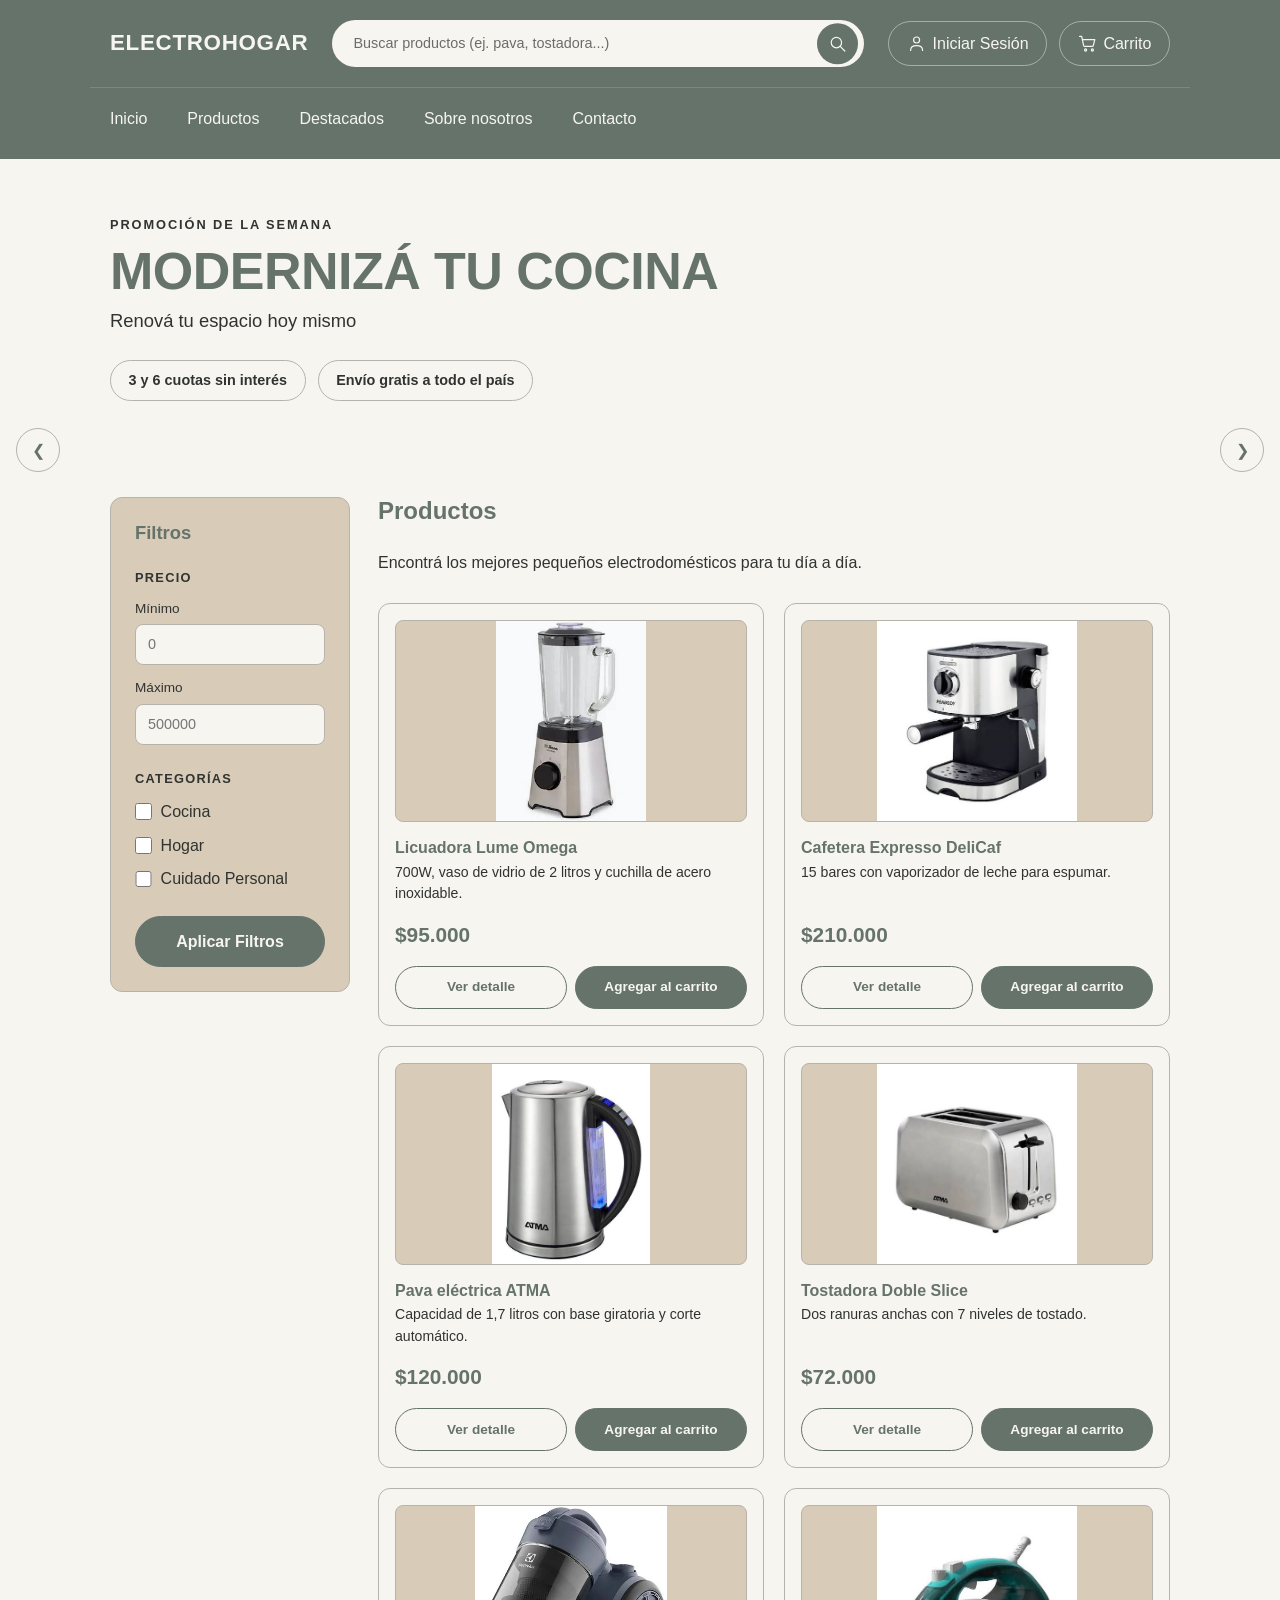
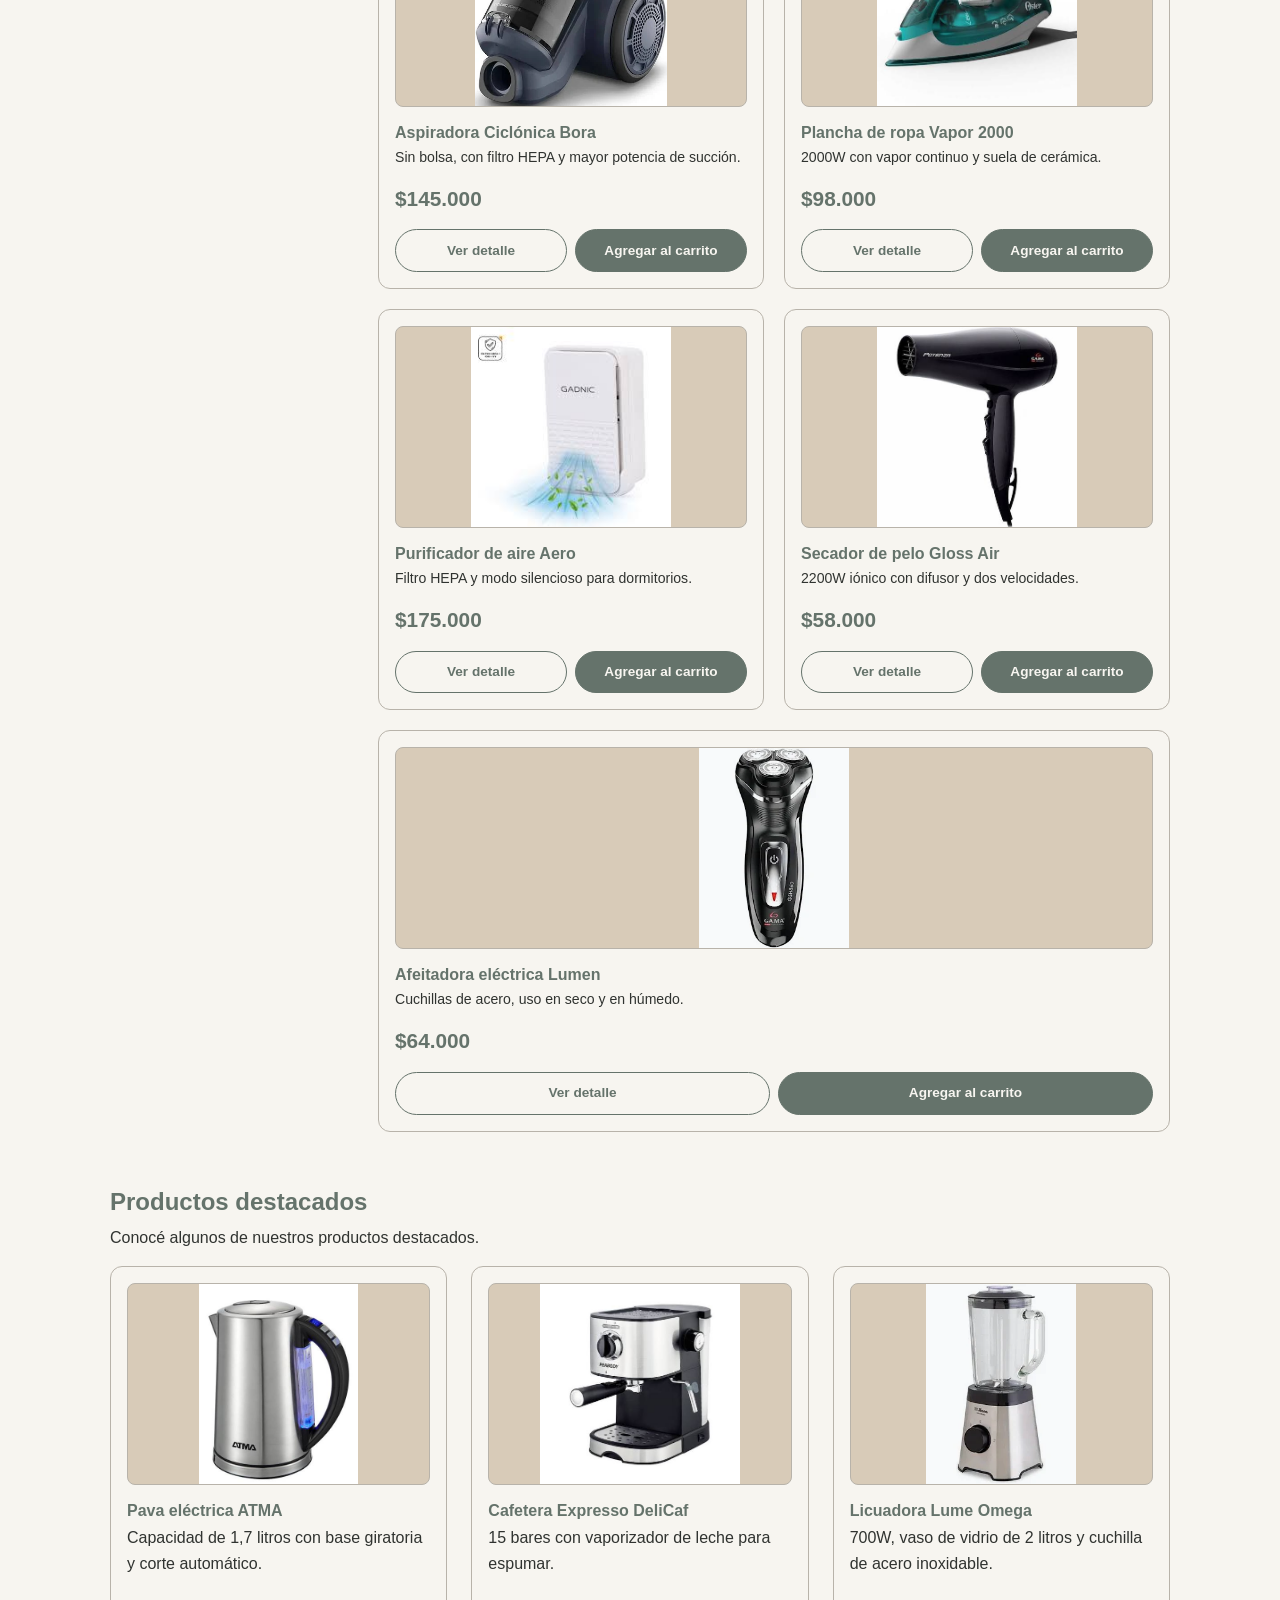
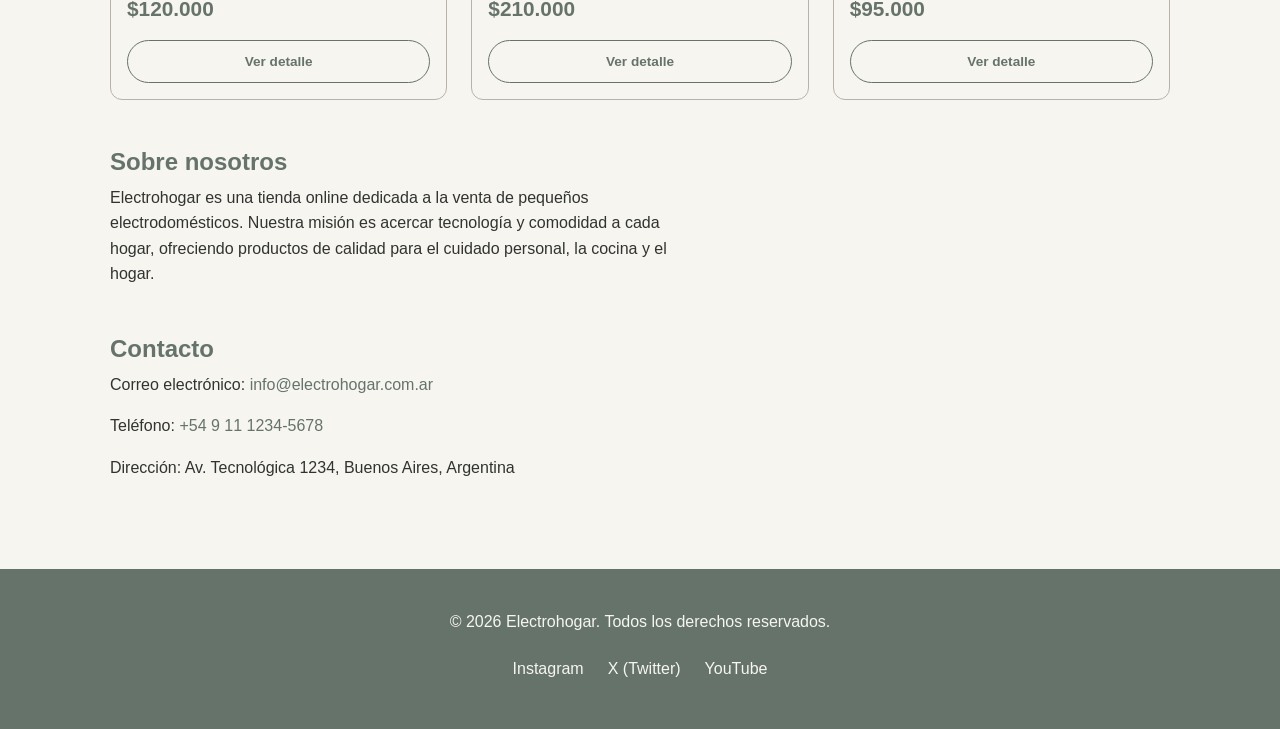
<file: index.html>
<!DOCTYPE html>
<html lang="es">
<head>
    <meta charset="UTF-8">
    <meta name="viewport" content="width=device-width, initial-scale=1.0">
    <meta name="description" content="Electrohogar: tienda online de pequeños electrodomésticos para el cuidado personal, la cocina y el hogar.">
    <title>Electrohogar | Pequeños Electrodomésticos</title>
    <link rel="stylesheet" href="style.css">
</head>
<body>

    <header>
        <div class="contenedor header-superior">
            <div class="header-marca">
                <button class="menu-hamburguesa" type="button" aria-label="Abrir menú de navegación">☰</button>
                <h1>Electrohogar</h1>
            </div>

            <form class="buscador" action="index.html" method="get" role="search" aria-label="Buscar productos">
                <input type="search" name="q" placeholder="Buscar productos (ej. pava, tostadora...)" aria-label="Buscar productos">
                <button class="boton-lupa" type="submit" aria-label="Buscar">
                    <svg class="icono" viewBox="0 0 24 24" fill="none" stroke="currentColor" stroke-width="1.5" stroke-linecap="round" stroke-linejoin="round" aria-hidden="true" focusable="false">
                        <circle cx="10.5" cy="10.5" r="6.5"></circle>
                        <path d="M15.3 15.3 21 21"></path>
                    </svg>
                </button>
            </form>

            <div class="header-usuario">
                <a class="usuario-enlace" href="login.html" aria-label="Iniciar sesión">
                    <svg class="icono" viewBox="0 0 24 24" fill="none" stroke="currentColor" stroke-width="1.5" stroke-linecap="round" stroke-linejoin="round" aria-hidden="true" focusable="false">
                        <circle cx="12" cy="7.5" r="3.75"></circle>
                        <path d="M4.5 20.5c0-3.9 3.4-6 7.5-6s7.5 2.1 7.5 6"></path>
                    </svg>
                    <span class="usuario-texto">Iniciar Sesión</span>
                </a>
                <a class="carrito" href="carrito.html" aria-label="Ver carrito">
                    <svg class="icono" viewBox="0 0 24 24" fill="none" stroke="currentColor" stroke-width="1.5" stroke-linecap="round" stroke-linejoin="round" aria-hidden="true" focusable="false">
                        <path d="M2 3h2.6l2.4 11.2a1.6 1.6 0 0 0 1.6 1.3h9a1.6 1.6 0 0 0 1.6-1.3L21 7H5.5"></path>
                        <circle cx="9.5" cy="20" r="1.3"></circle>
                        <circle cx="18" cy="20" r="1.3"></circle>
                    </svg>
                    <span class="carrito-texto">Carrito</span>
                </a>
            </div>
        </div>

        <div class="contenedor header-inferior">
            <nav aria-label="Navegación principal">
                <ul>
                    <li><a href="#inicio">Inicio</a></li>
                    <li><a href="#productos">Productos</a></li>
                    <li><a href="#destacados">Destacados</a></li>
                    <li><a href="#nosotros">Sobre nosotros</a></li>
                    <li><a href="contacto.html">Contacto</a></li>
                </ul>
            </nav>
        </div>
    </header>

    <section id="inicio"el-promocional" aria-label="Promoción de la semana">
        <button class="carrusel-flecha carrusel-flecha-anterior" type="button" aria-label="Promoción anterior">❮</button>

        <div class="contenedor carrusel-contenedor">
            <p class="carrusel-kicker">Promoción de la semana</p>
            <h2 class="carrusel-titulo">MODERNIZÁ TU COCINA</h2>
            <p class="carrusel-subtitulo">Renová tu espacio hoy mismo</p>

            <ul class="carrusel-promos">
                <li>3 y 6 cuotas sin interés</li>
                <li>Envío gratis a todo el país</li>
            </ul>
        </div>

        <button class="carrusel-flecha carrusel-flecha-siguiente" type="button" aria-label="Promoción siguiente">❯</button>
    </section>

    <main id="inicio" class="contenedor">

        <div class="tienda-contenedor">

            <aside class="filtros-lateral" aria-label="Filtros de productos">
                <form class="filtros-caja" action="index.html" method="get">
                    <h3>Filtros</h3>

                    <fieldset class="filtro-bloque">
                        <legend>Precio</legend>
                        <div class="campo">
                            <label for="precio-min">Mínimo</label>
                            <input type="number" id="precio-min" name="precio-min" placeholder="0" min="0" step="1000">
                        </div>
                        <div class="campo">
                            <label for="precio-max">Máximo</label>
                            <input type="number" id="precio-max" name="precio-max" placeholder="500000" min="0" step="1000">
                        </div>
                    </fieldset>

                    <fieldset class="filtro-bloque">
                        <legend>Categorías</legend>
                        <ul class="filtro-lista">
                            <li>
                                <input type="checkbox" id="cat-cocina" name="categoria" value="cocina">
                                <label for="cat-cocina">Cocina</label>
                            </li>
                            <li>
                                <input type="checkbox" id="cat-hogar" name="categoria" value="hogar">
                                <label for="cat-hogar">Hogar</label>
                            </li>
                            <li>
                                <input type="checkbox" id="cat-cuidado" name="categoria" value="cuidado-personal">
                                <label for="cat-cuidado">Cuidado Personal</label>
                            </li>
                        </ul>
                    </fieldset>

                    <button class="filtros-aplicar" type="submit">Aplicar Filtros</button>
                </form>
            </aside>

            <section id="productos" aria-label="Productos">
                <h2>Productos</h2>
                <p>Encontrá los mejores pequeños electrodomésticos para tu día a día.</p>

                <article class="producto">
                    <div class="imagen-producto">
                        <img src="imagenes/licuadora.jpg" alt="Licuadora Lume Omega con vaso de vidrio de 2 litros">
                    </div>
                    <h3>Licuadora Lume Omega</h3>
                    <p class="producto-descripcion">700W, vaso de vidrio de 2 litros y cuchilla de acero inoxidable.</p>
                    <p class="producto-precio">$95.000</p>
                    <div class="producto-acciones">
                        <a class="boton-detalle" href="producto.html">Ver detalle</a>
                        <button class="boton-agregar" type="button">Agregar al carrito</button>
                    </div>
                </article>

                <article class="producto">
                    <div class="imagen-producto">
                        <img src="imagenes/cafetera.jpg" alt="Cafetera Expresso DeliCaf de 15 bares con vaporizador de leche">
                    </div>
                    <h3>Cafetera Expresso DeliCaf</h3>
                    <p class="producto-descripcion">15 bares con vaporizador de leche para espumar.</p>
                    <p class="producto-precio">$210.000</p>
                    <div class="producto-acciones">
                        <a class="boton-detalle" href="producto.html">Ver detalle</a>
                        <button class="boton-agregar" type="button">Agregar al carrito</button>
                    </div>
                </article>

                <article class="producto">
                    <div class="imagen-producto">
                        <img src="imagenes/pava.jpg"alt="Pava eléctrica de acero inoxidable">
                    </div>
                    <h3>Pava eléctrica ATMA</h3>
                    <p class="producto-descripcion">Capacidad de 1,7 litros con base giratoria y corte automático.</p>
                    <p class="producto-precio">$120.000</p>
                    <div class="producto-acciones">
                        <a class="boton-detalle" href="producto.html">Ver detalle</a>
                        <button class="boton-agregar" type="button">Agregar al carrito</button>
                    </div>
                </article>

                <article class="producto">
                    <div class="imagen-producto">
                        <img src="imagenes/tostadora.jpg" alt="Tostadora de dos ranuras">
                    </div>
                    <h3>Tostadora Doble Slice</h3>
                    <p class="producto-descripcion">Dos ranuras anchas con 7 niveles de tostado.</p>
                    <p class="producto-precio">$72.000</p>
                    <div class="producto-acciones">
                        <a class="boton-detalle" href="producto.html">Ver detalle</a>
                        <button class="boton-agregar" type="button">Agregar al carrito</button>
                    </div>
                </article>

                <article class="producto">
                    <div class="imagen-producto">
                        <img src="imagenes/aspiradora.jpg" alt="Aspiradora Ciclónica Bora sin bolsa con filtro HEPA">
                    </div>
                    <h3>Aspiradora Ciclónica Bora</h3>
                    <p class="producto-descripcion">Sin bolsa, con filtro HEPA y mayor potencia de succión.</p>
                    <p class="producto-precio">$145.000</p>
                    <div class="producto-acciones">
                        <a class="boton-detalle" href="producto.html">Ver detalle</a>
                        <button class="boton-agregar" type="button">Agregar al carrito</button>
                    </div>
                </article>

                <article class="producto">
                    <div class="imagen-producto">
                        <img src="imagenes/plancha.jpg" alt="Plancha de ropa con vapor">
                    </div>
                    <h3>Plancha de ropa Vapor 2000</h3>
                    <p class="producto-descripcion">2000W con vapor continuo y suela de cerámica.</p>
                    <p class="producto-precio">$98.000</p>
                    <div class="producto-acciones">
                        <a class="boton-detalle" href="producto.html">Ver detalle</a>
                        <button class="boton-agregar" type="button">Agregar al carrito</button>
                    </div>
                </article>

                <article class="producto">
                    <div class="imagen-producto">
                        <img src="imagenes/purificador.jpg" alt="Purificador de aire con filtro HEPA">
                    </div>
                    <h3>Purificador de aire Aero</h3>
                    <p class="producto-descripcion">Filtro HEPA y modo silencioso para dormitorios.</p>
                    <p class="producto-precio">$175.000</p>
                    <div class="producto-acciones">
                        <a class="boton-detalle" href="producto.html">Ver detalle</a>
                        <button class="boton-agregar" type="button">Agregar al carrito</button>
                    </div>
                </article>

                <article class="producto">
                    <div class="imagen-producto">
                        <img src="imagenes/secador.jpg" alt="Secador de pelo iónico Gloss Air de 2200W">
                    </div>
                    <h3>Secador de pelo Gloss Air</h3>
                    <p class="producto-descripcion">2200W iónico con difusor y dos velocidades.</p>
                    <p class="producto-precio">$58.000</p>
                    <div class="producto-acciones">
                        <a class="boton-detalle" href="producto.html">Ver detalle</a>
                        <button class="boton-agregar" type="button">Agregar al carrito</button>
                    </div>
                </article>

                <article class="producto">
                    <div class="imagen-producto">
                        <img src="imagenes/afeitadora.jpg" alt="Afeitadora eléctrica">
                    </div>
                    <h3>Afeitadora eléctrica Lumen</h3>
                    <p class="producto-descripcion">Cuchillas de acero, uso en seco y en húmedo.</p>
                    <p class="producto-precio">$64.000</p>
                    <div class="producto-acciones">
                        <a class="boton-detalle" href="producto.html">Ver detalle</a>
                        <button class="boton-agregar" type="button">Agregar al carrito</button>
                    </div>
                </article>
            </section>

        </div>
<section id="destacados" aria-label="Productos destacados">
    <h2>Productos destacados</h2>
    <p>Conocé algunos de nuestros productos destacados.</p>

    <div class="productos-destacados">
        <article class="producto">
            <div class="imagen-producto">
                <img src="imagenes/pava.jpg"
                alt="pava-electrica ATMA">
            </div>
            <h3>Pava eléctrica ATMA</h3>
            <p>Capacidad de 1,7 litros con base giratoria y corte automático.</p>
            <p class="producto-precio">$120.000</p>
            <a class="boton-detalle" href="producto.html">Ver detalle</a>
        </article>

        <article class="producto">
            <div class="imagen-producto">
                <img src="imagenes/cafetera.jpg"
                alt="cafetera Expresso DeliCaf">
            </div>
            <h3>Cafetera Expresso DeliCaf</h3>
            <p>15 bares con vaporizador de leche para espumar.</p>
            <p class="producto-precio">$210.000</p>
            <a class="boton-detalle" href="producto.html">Ver detalle</a>
        </article>

        <article class="producto">
            <div class="imagen-producto">
                <img src="imagenes/licuadora.jpg"
                alt="licuadora Lume Omega">
            </div>
            <h3>Licuadora Lume Omega</h3>
            <p>700W, vaso de vidrio de 2 litros y cuchilla de acero inoxidable.</p>
            <p class="producto-precio">$95.000</p>
            <a class="boton-detalle" href="producto.html">Ver detalle</a>
        </article>
    </div>
</section>
        <section id="nosotros" aria-label="Sobre nosotros">
            <h2>Sobre nosotros</h2>
            <p>Electrohogar es una tienda online dedicada a la venta de pequeños electrodomésticos. Nuestra misión es acercar tecnología y comodidad a cada hogar, ofreciendo productos de calidad para el cuidado personal, la cocina y el hogar.</p>
        </section>

        <section id="contacto" aria-label="Contacto">
            <h2>Contacto</h2>
            <address>
                <p>Correo electrónico: <a href="mailto:info@electrohogar.com.ar">info@electrohogar.com.ar</a></p>
                <p>Teléfono: <a href="tel:+5491112345678">+54 9 11 1234-5678</a></p>
                <p>Dirección: Av. Tecnológica 1234, Buenos Aires, Argentina</p>
            </address>
        </section>

    </main>

    <footer>
        <p>&copy; 2026 Electrohogar. Todos los derechos reservados.</p>
        <nav aria-label="Redes sociales">
            <ul>
                <li><a href="https://instagram.com/electrohogar" rel="noopener noreferrer" target="_blank">Instagram</a></li>
                <li><a href="https://x.com/electrohogar" rel="noopener noreferrer" target="_blank">X (Twitter)</a></li>
                <li><a href="https://youtube.com/electrohogar" rel="noopener noreferrer" target="_blank">YouTube</a></li>
            </ul>
        </nav>
    </footer>

</body>
</html>
</file>
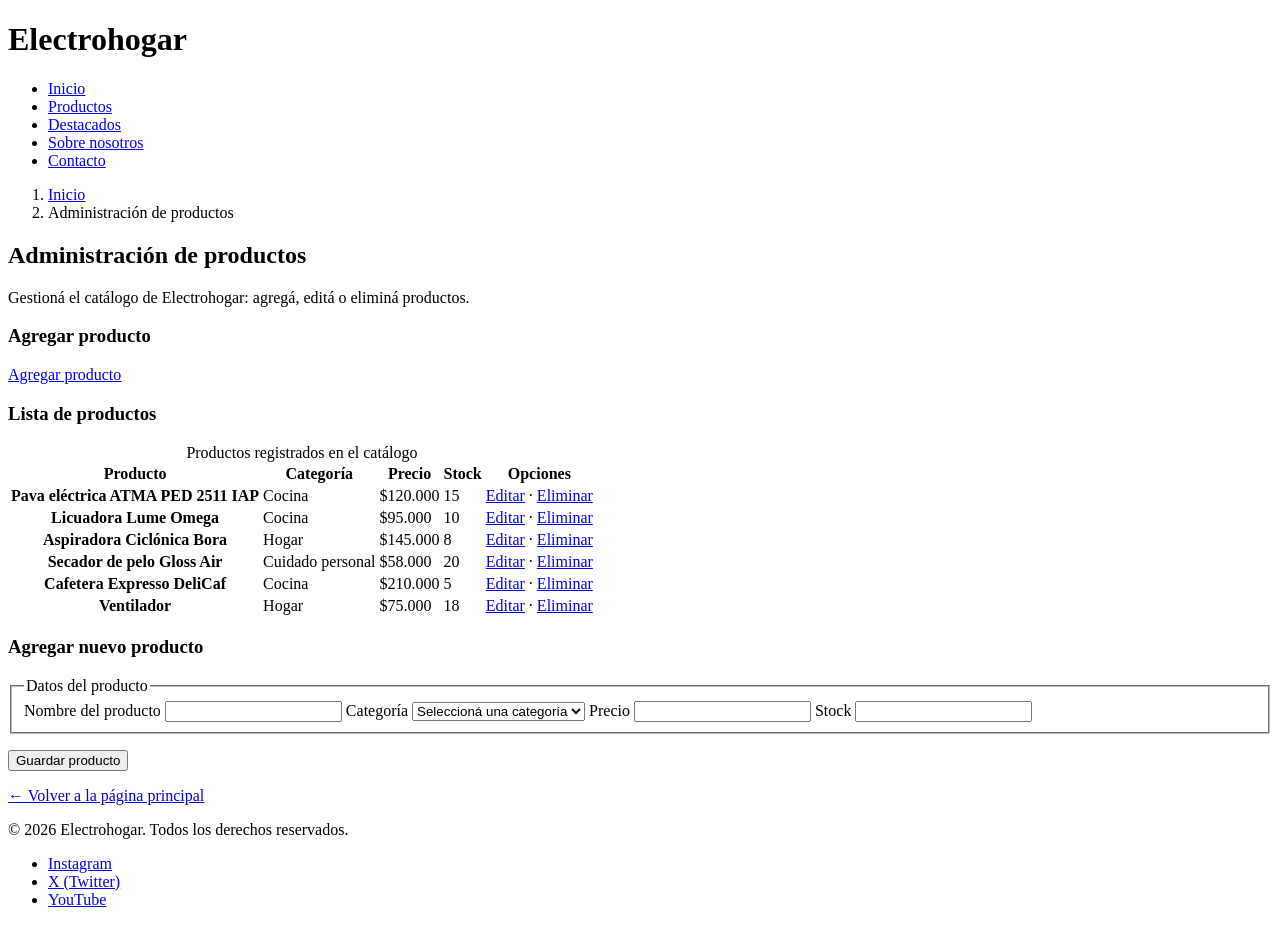
<file: admin.html>
<!DOCTYPE html>
<html lang="es">
<head>
    <meta charset="UTF-8">
    <meta name="viewport" content="width=device-width, initial-scale=1.0">
    <meta name="description" content="Administración de productos de Electrohogar: alta, edición y baja de productos del catálogo.">
    <title>Administración de productos | Electrohogar</title>
</head>
<body>

    <header>
        <h1>Electrohogar</h1>
        <nav aria-label="Navegación principal">
            <ul>
                <li><a href="index.html#inicio">Inicio</a></li>
                <li><a href="index.html#productos">Productos</a></li>
                <li><a href="index.html#destacados">Destacados</a></li>
                <li><a href="index.html#nosotros">Sobre nosotros</a></li>
                <li><a href="index.html#contacto">Contacto</a></li>
            </ul>
        </nav>
    </header>

    <main>
        <nav aria-label="Ruta de navegación">
            <ol>
                <li><a href="index.html">Inicio</a></li>
                <li aria-current="page">Administración de productos</li>
            </ol>
        </nav>

        <h2>Administración de productos</h2>
        <p>Gestioná el catálogo de Electrohogar: agregá, editá o eliminá productos.</p>

        <section aria-label="Agregar producto">
            <h3>Agregar producto</h3>
            <p><a href="#nuevo-producto" role="button">Agregar producto</a></p>
        </section>

        <section aria-label="Lista de productos">
            <h3>Lista de productos</h3>
            <table aria-label="Tabla de productos del catálogo">
                <caption>Productos registrados en el catálogo</caption>
                <thead>
                    <tr>
                        <th scope="col">Producto</th>
                        <th scope="col">Categoría</th>
                        <th scope="col">Precio</th>
                        <th scope="col">Stock</th>
                        <th scope="col">Opciones</th>
                    </tr>
                </thead>
                <tbody>
                    <tr>
                        <th scope="row">Pava eléctrica ATMA PED 2511 IAP</th>
                        <td>Cocina</td>
                        <td>$120.000</td>
                        <td>15</td>
                        <td>
                            <a href="#editar-producto">Editar</a> ·
                            <a href="#eliminar-producto">Eliminar</a>
                        </td>
                    </tr>
                    <tr>
                        <th scope="row">Licuadora Lume Omega</th>
                        <td>Cocina</td>
                        <td>$95.000</td>
                        <td>10</td>
                        <td>
                            <a href="#editar-producto">Editar</a> ·
                            <a href="#eliminar-producto">Eliminar</a>
                        </td>
                    </tr>
                    <tr>
                        <th scope="row">Aspiradora Ciclónica Bora</th>
                        <td>Hogar</td>
                        <td>$145.000</td>
                        <td>8</td>
                        <td>
                            <a href="#editar-producto">Editar</a> ·
                            <a href="#eliminar-producto">Eliminar</a>
                        </td>
                    </tr>
                    <tr>
                        <th scope="row">Secador de pelo Gloss Air</th>
                        <td>Cuidado personal</td>
                        <td>$58.000</td>
                        <td>20</td>
                        <td>
                            <a href="#editar-producto">Editar</a> ·
                            <a href="#eliminar-producto">Eliminar</a>
                        </td>
                    </tr>
                    <tr>
                        <th scope="row">Cafetera Expresso DeliCaf</th>
                        <td>Cocina</td>
                        <td>$210.000</td>
                        <td>5</td>
                        <td>
                            <a href="#editar-producto">Editar</a> ·
                            <a href="#eliminar-producto">Eliminar</a>
                        </td>
                    </tr>
                    <tr>
                        <th scope="row">Ventilador</th>
                        <td>Hogar</td>
                        <td>$75.000</td>
                        <td>18</td>
                        <td>
                            <a href="#editar-producto">Editar</a> ·
                            <a href="#eliminar-producto">Eliminar</a>
                        </td>
                    </tr>
                </tbody>
            </table>
        </section>

        <section id="nuevo-producto" aria-label="Formulario para agregar producto">
            <h3>Agregar nuevo producto</h3>
            <form action="#" method="post">
                <fieldset>
                    <legend>Datos del producto</legend>
                    <label for="nombre">Nombre del producto</label>
                    <input type="text" id="nombre" name="nombre" required>

                    <label for="categoria">Categoría</label>
                    <select id="categoria" name="categoria" required>
                        <option value="" selected disabled>Seleccioná una categoría</option>
                        <option value="cocina">Cocina</option>
                        <option value="cuidado-personal">Cuidado personal</option>
                        <option value="hogar">Hogar</option>
                    </select>

                    <label for="precio">Precio</label>
                    <input type="number" id="precio" name="precio" min="0" step="0.01" required>

                    <label for="stock">Stock</label>
                    <input type="number" id="stock" name="stock" min="0" required>
                </fieldset>

                <p><input type="submit" value="Guardar producto"></p>
            </form>
        </section>

        <p><a href="index.html">&larr; Volver a la página principal</a></p>
    </main>

    <footer>
        <p>&copy; 2026 Electrohogar. Todos los derechos reservados.</p>
        <nav aria-label="Redes sociales">
            <ul>
                <li><a href="https://instagram.com/electrohogar" rel="noopener noreferrer" target="_blank">Instagram</a></li>
                <li><a href="https://x.com/electrohogar" rel="noopener noreferrer" target="_blank">X (Twitter)</a></li>
                <li><a href="https://youtube.com/electrohogar" rel="noopener noreferrer" target="_blank">YouTube</a></li>
            </ul>
        </nav>
    </footer>

</body>
</html>
</file>
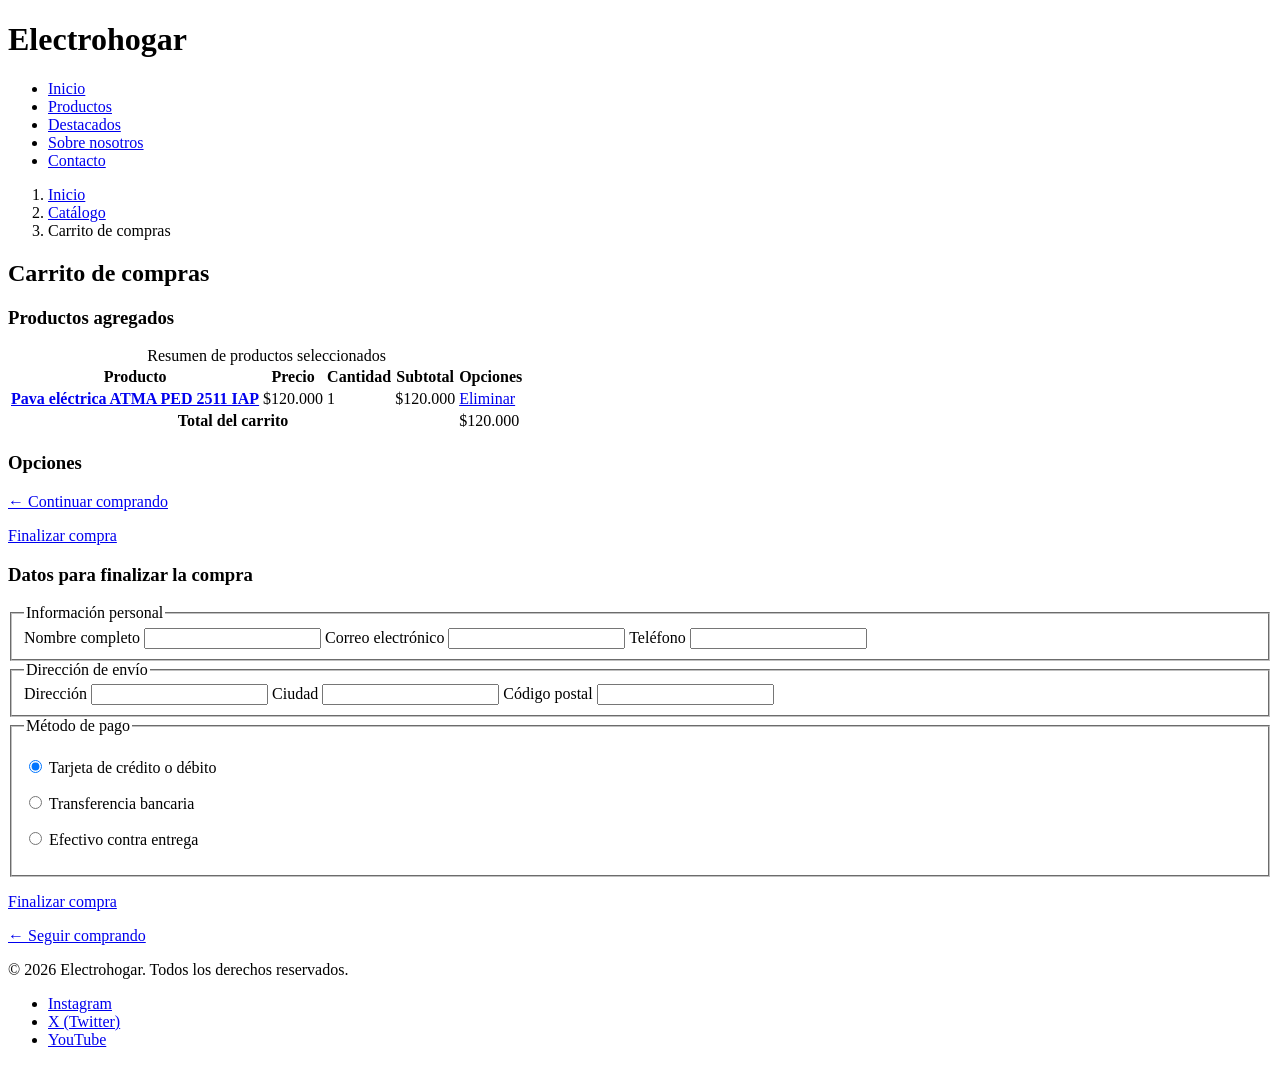
<file: carrito.html>
<!DOCTYPE html>
<html lang="es">
<head>
    <meta charset="UTF-8">
    <meta name="viewport" content="width=device-width, initial-scale=1.0">
    <meta name="description" content="Tu carrito de compras en Electrohogar con los productos seleccionados para finalizar la compra.">
    <title>Carrito de Compras | Electrohogar</title>
</head>
<body>

    <header>
        <h1>Electrohogar</h1>
        <nav aria-label="Navegación principal">
            <ul>
                <li><a href="index.html#inicio">Inicio</a></li>
                <li><a href="index.html#productos">Productos</a></li>
                <li><a href="index.html#destacados">Destacados</a></li>
                <li><a href="index.html#nosotros">Sobre nosotros</a></li>
                <li><a href="index.html#contacto">Contacto</a></li>
            </ul>
        </nav>
    </header>

    <main>
        <nav aria-label="Ruta de navegación">
            <ol>
                <li><a href="index.html">Inicio</a></li>
                <li><a href="index.html#productos">Catálogo</a></li>
                <li aria-current="page">Carrito de compras</li>
            </ol>
        </nav>

        <h2>Carrito de compras</h2>

        <section aria-label="Productos en el carrito">
            <h3>Productos agregados</h3>
            <table aria-label="Lista de productos en el carrito">
                <caption>Resumen de productos seleccionados</caption>
                <thead>
                    <tr>
                        <th scope="col">Producto</th>
                        <th scope="col">Precio</th>
                        <th scope="col">Cantidad</th>
                        <th scope="col">Subtotal</th>
                        <th scope="col">Opciones</th>
                    </tr>
                </thead>
                <tbody>
                    <tr>
                        <th scope="row"><a href="producto.html">Pava eléctrica ATMA PED 2511 IAP</a></th>
                        <td>$120.000</td>
                        <td>1</td>
                        <td>$120.000</td>
                        <td><a href="#">Eliminar</a></td>
                    </tr>
                </tbody>
                <tfoot>
                    <tr>
                        <th scope="row" colspan="4">Total del carrito</th>
                        <td>$120.000</td>
                    </tr>
                </tfoot>
            </table>
        </section>

        <section aria-label="Opciones del carrito">
            <h3>Opciones</h3>
            <p><a href="index.html#productos">&larr; Continuar comprando</a></p>
            <p><a href="#finalizar" role="button">Finalizar compra</a></p>
        </section>

        <section id="finalizar" aria-label="Formulario de datos para la compra">
            <h3>Datos para finalizar la compra</h3>
            <form action="#" method="post">
                <fieldset>
                    <legend>Información personal</legend>
                    <label for="nombre">Nombre completo</label>
                    <input type="text" id="nombre" name="nombre" required>

                    <label for="email">Correo electrónico</label>
                    <input type="email" id="email" name="email" required>

                    <label for="telefono">Teléfono</label>
                    <input type="tel" id="telefono" name="telefono">
                </fieldset>

                <fieldset>
                    <legend>Dirección de envío</legend>
                    <label for="direccion">Dirección</label>
                    <input type="text" id="direccion" name="direccion" required>

                    <label for="ciudad">Ciudad</label>
                    <input type="text" id="ciudad" name="ciudad" required>

                    <label for="codigo">Código postal</label>
                    <input type="text" id="codigo" name="codigo" required>
                </fieldset>

                <fieldset>
                    <legend>Método de pago</legend>
                    <p>
                        <input type="radio" id="tarjeta" name="pago" value="tarjeta" checked>
                        <label for="tarjeta">Tarjeta de crédito o débito</label>
                    </p>
                    <p>
                        <input type="radio" id="transferencia" name="pago" value="transferencia">
                        <label for="transferencia">Transferencia bancaria</label>
                    </p>
                    <p>
                        <input type="radio" id="efectivo" name="pago" value="efectivo">
                        <label for="efectivo">Efectivo contra entrega</label>
                    </p>
                </fieldset>

                <p><a href="confirmacion.html" role="button">Finalizar compra</a></p>
                <p><a href="index.html#productos">&larr; Seguir comprando</a></p>
            </form>
        </section>
    </main>

    <footer>
        <p>&copy; 2026 Electrohogar. Todos los derechos reservados.</p>
        <nav aria-label="Redes sociales">
            <ul>
                <li><a href="https://instagram.com/electrohogar" rel="noopener noreferrer" target="_blank">Instagram</a></li>
                <li><a href="https://x.com/electrohogar" rel="noopener noreferrer" target="_blank">X (Twitter)</a></li>
                <li><a href="https://youtube.com/electrohogar" rel="noopener noreferrer" target="_blank">YouTube</a></li>
            </ul>
        </nav>
    </footer>

</body>
</html>
</file>
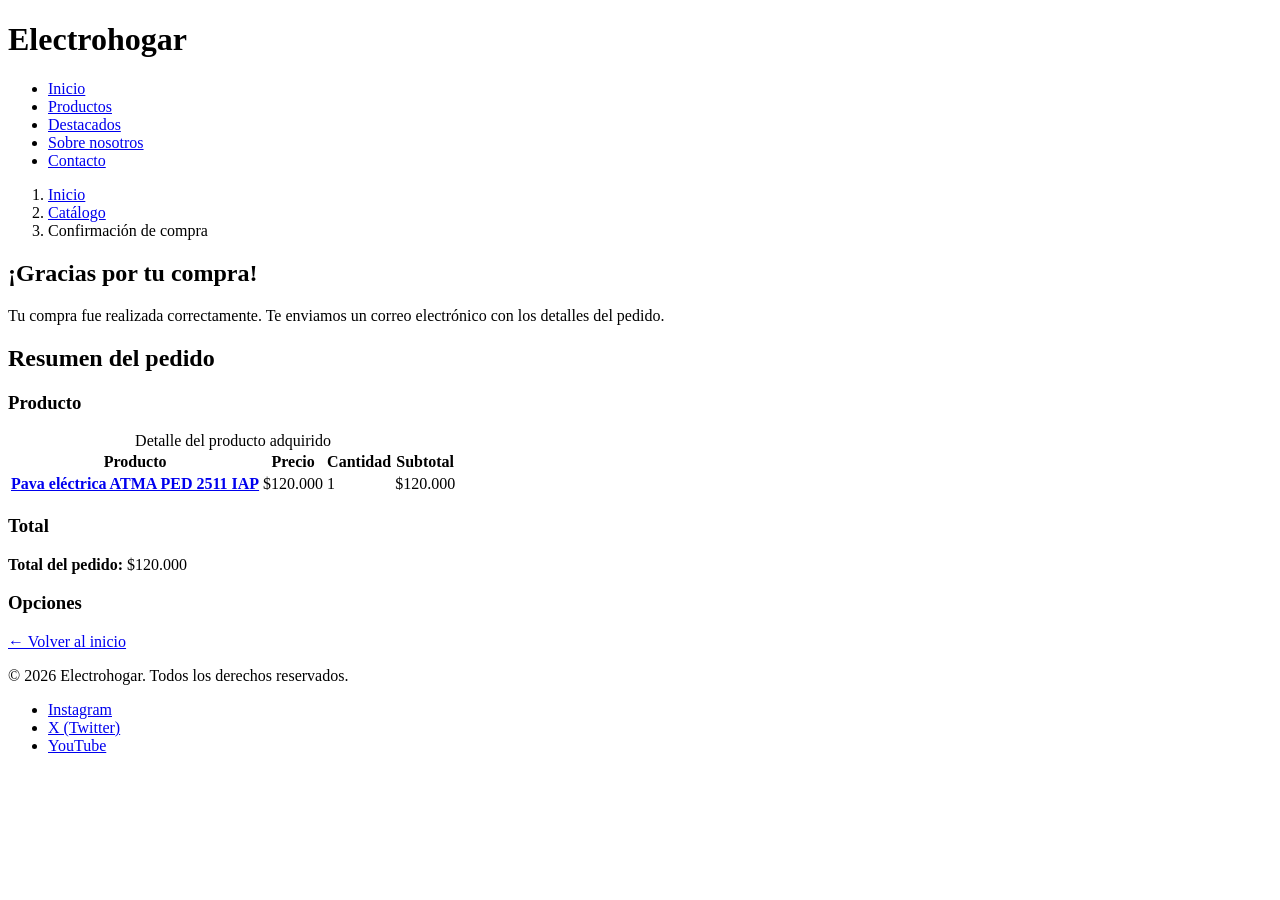
<file: confirmacion.html>
<!DOCTYPE html>
<html lang="es">
<head>
    <meta charset="UTF-8">
    <meta name="viewport" content="width=device-width, initial-scale=1.0">
    <meta name="description" content="Confirmación de compra en Electrohogar con el resumen de tu pedido.">
    <title>Confirmación de compra | Electrohogar</title>
</head>
<body>

    <header>
        <h1>Electrohogar</h1>
        <nav aria-label="Navegación principal">
            <ul>
                <li><a href="index.html#inicio">Inicio</a></li>
                <li><a href="index.html#productos">Productos</a></li>
                <li><a href="index.html#destacados">Destacados</a></li>
                <li><a href="index.html#nosotros">Sobre nosotros</a></li>
                <li><a href="index.html#contacto">Contacto</a></li>
            </ul>
        </nav>
    </header>

    <main>
        <nav aria-label="Ruta de navegación">
            <ol>
                <li><a href="index.html">Inicio</a></li>
                <li><a href="index.html#productos">Catálogo</a></li>
                <li aria-current="page">Confirmación de compra</li>
            </ol>
        </nav>

        <section aria-label="Mensaje de confirmación">
            <h2>¡Gracias por tu compra!</h2>
            <p>Tu compra fue realizada correctamente. Te enviamos un correo electrónico con los detalles del pedido.</p>
        </section>

        <section aria-label="Resumen del pedido">
            <h2>Resumen del pedido</h2>

            <section aria-label="Producto comprado">
                <h3>Producto</h3>
                <table aria-label="Producto de la compra">
                    <caption>Detalle del producto adquirido</caption>
                    <thead>
                        <tr>
                            <th scope="col">Producto</th>
                            <th scope="col">Precio</th>
                            <th scope="col">Cantidad</th>
                            <th scope="col">Subtotal</th>
                        </tr>
                    </thead>
                    <tbody>
                        <tr>
                            <th scope="row"><a href="producto.html">Pava eléctrica ATMA PED 2511 IAP</a></th>
                            <td>$120.000</td>
                            <td>1</td>
                            <td>$120.000</td>
                        </tr>
                    </tbody>
                </table>
            </section>

            <section aria-label="Total de la compra">
                <h3>Total</h3>
                <p><strong>Total del pedido:</strong> $120.000</p>
            </section>
        </section>

        <section aria-label="Opciones de la confirmación">
            <h3>Opciones</h3>
            <p><a href="index.html">&larr; Volver al inicio</a></p>
        </section>
    </main>

    <footer>
        <p>&copy; 2026 Electrohogar. Todos los derechos reservados.</p>
        <nav aria-label="Redes sociales">
            <ul>
                <li><a href="https://instagram.com/electrohogar" rel="noopener noreferrer" target="_blank">Instagram</a></li>
                <li><a href="https://x.com/electrohogar" rel="noopener noreferrer" target="_blank">X (Twitter)</a></li>
                <li><a href="https://youtube.com/electrohogar" rel="noopener noreferrer" target="_blank">YouTube</a></li>
            </ul>
        </nav>
    </footer>

</body>
</html>
</file>
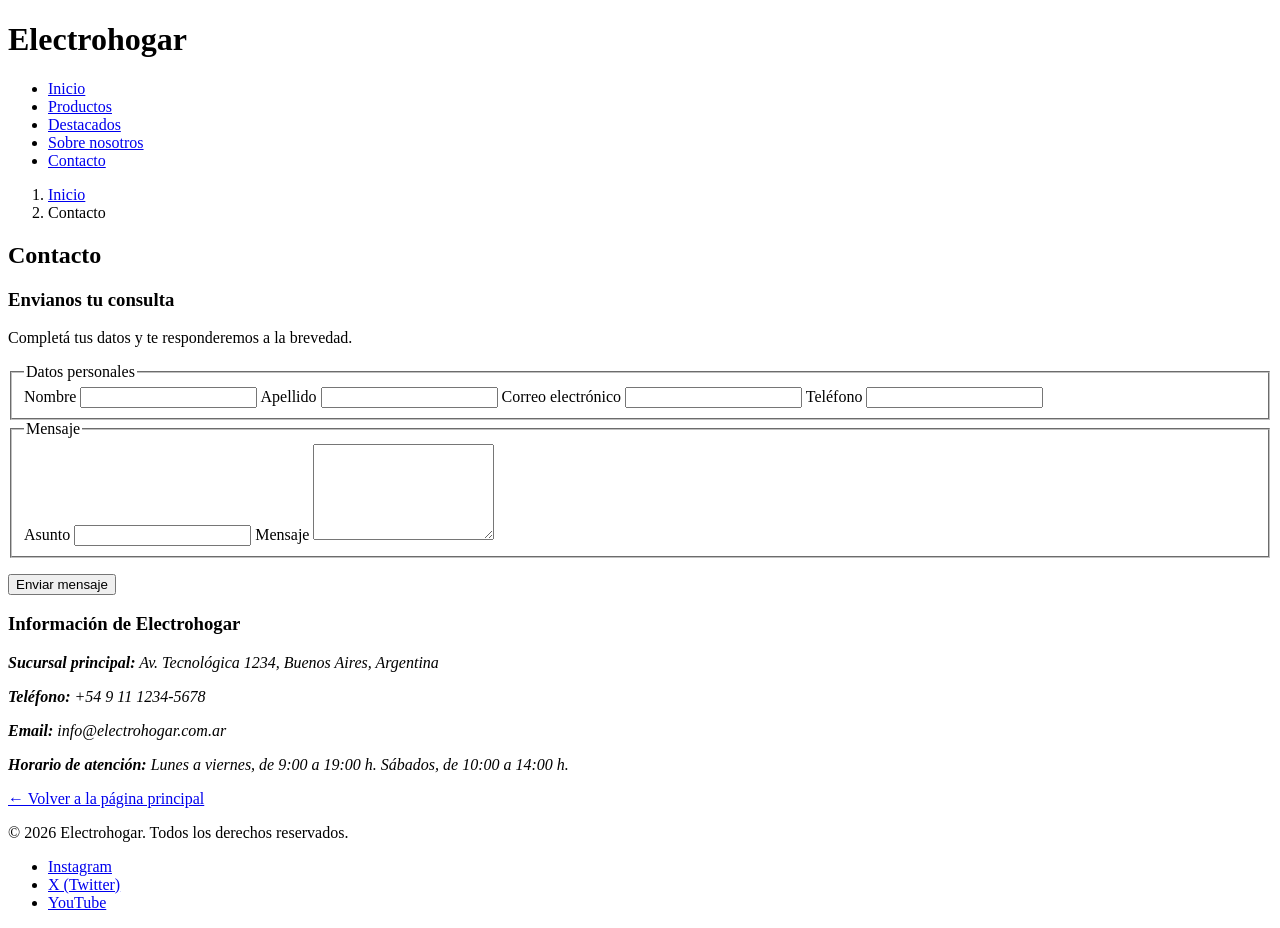
<file: contacto.html>
<!DOCTYPE html>
<html lang="es">
<head>
    <meta charset="UTF-8">
    <meta name="viewport" content="width=device-width, initial-scale=1.0">
    <meta name="description" content="Contacto con Electrohogar. Consultas, soporte y más información.">
    <title>Contacto | Electrohogar</title>
</head>
<body>

    <header>
        <h1>Electrohogar</h1>
        <nav aria-label="Navegación principal">
            <ul>
                <li><a href="index.html#inicio">Inicio</a></li>
                <li><a href="index.html#productos">Productos</a></li>
                <li><a href="index.html#destacados">Destacados</a></li>
                <li><a href="index.html#nosotros">Sobre nosotros</a></li>
                <li><a href="index.html#contacto">Contacto</a></li>
            </ul>
        </nav>
    </header>

    <main>
        <nav aria-label="Ruta de navegación">
            <ol>
                <li><a href="index.html">Inicio</a></li>
                <li aria-current="page">Contacto</li>
            </ol>
        </nav>

        <h2>Contacto</h2>

        <section aria-label="Formulario de contacto">
            <h3>Envianos tu consulta</h3>
            <p>Completá tus datos y te responderemos a la brevedad.</p>
            <form action="#" method="post">
                <fieldset>
                    <legend>Datos personales</legend>
                    <label for="nombre">Nombre</label>
                    <input type="text" id="nombre" name="nombre" required>

                    <label for="apellido">Apellido</label>
                    <input type="text" id="apellido" name="apellido" required>

                    <label for="email">Correo electrónico</label>
                    <input type="email" id="email" name="email" required>

                    <label for="telefono">Teléfono</label>
                    <input type="tel" id="telefono" name="telefono">
                </fieldset>

                <fieldset>
                    <legend>Mensaje</legend>
                    <label for="asunto">Asunto</label>
                    <input type="text" id="asunto" name="asunto" required>

                    <label for="mensaje">Mensaje</label>
                    <textarea id="mensaje" name="mensaje" rows="6" required></textarea>
                </fieldset>

                <p><input type="submit" value="Enviar mensaje"></p>
            </form>
        </section>

        <section aria-label="Información de contacto">
            <h3>Información de Electrohogar</h3>
            <address>
                <p><strong>Sucursal principal:</strong> Av. Tecnológica 1234, Buenos Aires, Argentina</p>
                <p><strong>Teléfono:</strong> +54 9 11 1234-5678</p>
                <p><strong>Email:</strong> info@electrohogar.com.ar</p>
                <p><strong>Horario de atención:</strong> Lunes a viernes, de 9:00 a 19:00 h. Sábados, de 10:00 a 14:00 h.</p>
            </address>
        </section>

        <p><a href="index.html">&larr; Volver a la página principal</a></p>
    </main>

    <footer>
        <p>&copy; 2026 Electrohogar. Todos los derechos reservados.</p>
        <nav aria-label="Redes sociales">
            <ul>
                <li><a href="https://instagram.com/electrohogar" rel="noopener noreferrer" target="_blank">Instagram</a></li>
                <li><a href="https://x.com/electrohogar" rel="noopener noreferrer" target="_blank">X (Twitter)</a></li>
                <li><a href="https://youtube.com/electrohogar" rel="noopener noreferrer" target="_blank">YouTube</a></li>
            </ul>
        </nav>
    </footer>

</body>
</html>
</file>
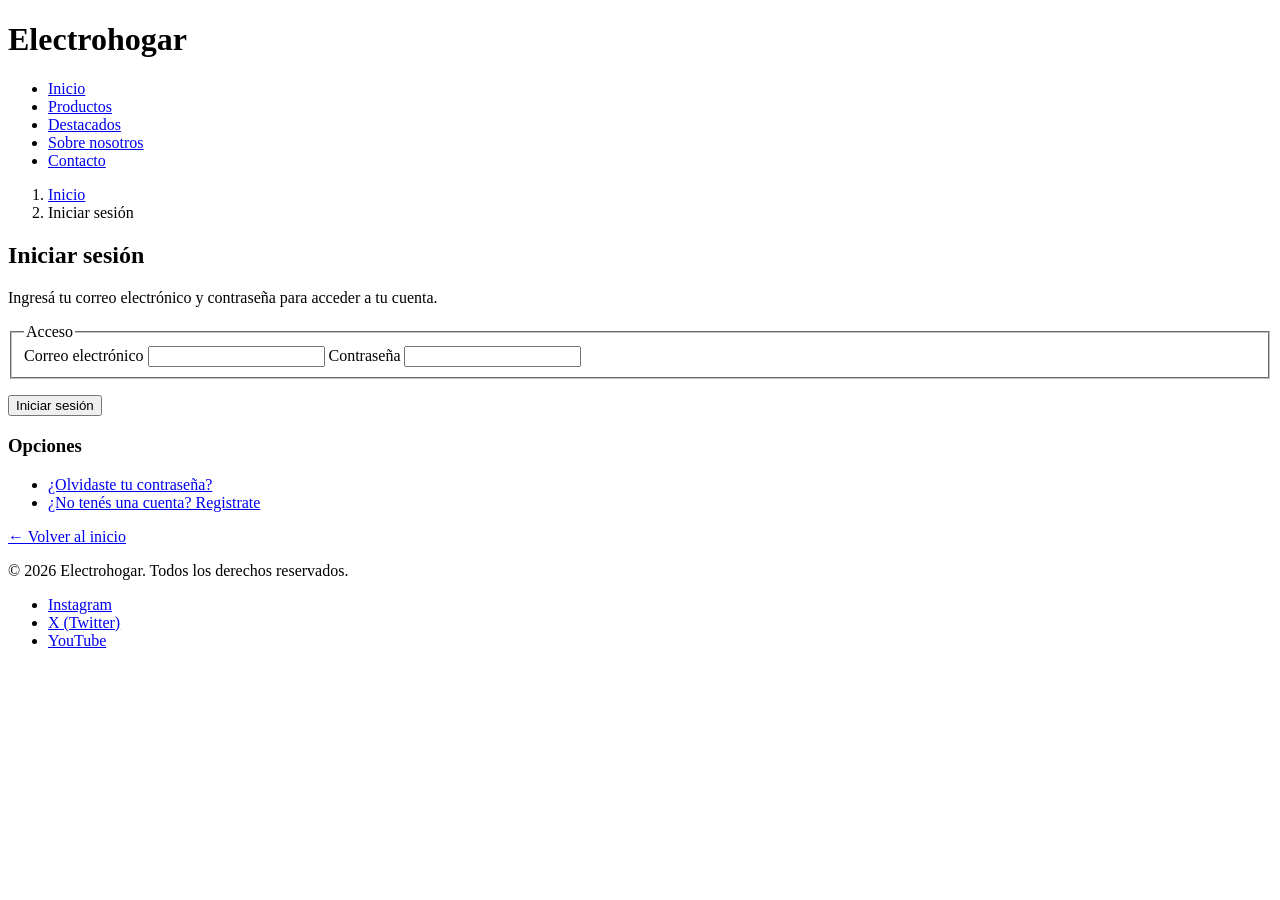
<file: login.html>
<!DOCTYPE html>
<html lang="es">
<head>
    <meta charset="UTF-8">
    <meta name="viewport" content="width=device-width, initial-scale=1.0">
    <meta name="description" content="Iniciá sesión en Electrohogar para acceder a tu cuenta.">
    <title>Iniciar sesión | Electrohogar</title>
</head>
<body>

    <header>
        <h1>Electrohogar</h1>
        <nav aria-label="Navegación principal">
            <ul>
                <li><a href="index.html#inicio">Inicio</a></li>
                <li><a href="index.html#productos">Productos</a></li>
                <li><a href="index.html#destacados">Destacados</a></li>
                <li><a href="index.html#nosotros">Sobre nosotros</a></li>
                <li><a href="index.html#contacto">Contacto</a></li>
            </ul>
        </nav>
    </header>

    <main>
        <nav aria-label="Ruta de navegación">
            <ol>
                <li><a href="index.html">Inicio</a></li>
                <li aria-current="page">Iniciar sesión</li>
            </ol>
        </nav>

        <section aria-label="Formulario de inicio de sesión">
            <h2>Iniciar sesión</h2>
            <p>Ingresá tu correo electrónico y contraseña para acceder a tu cuenta.</p>
            <form action="#" method="post">
                <fieldset>
                    <legend>Acceso</legend>
                    <label for="email">Correo electrónico</label>
                    <input type="email" id="email" name="email" required>

                    <label for="contrasena">Contraseña</label>
                    <input type="password" id="contrasena" name="contrasena" required>
                </fieldset>

                <p><input type="submit" value="Iniciar sesión"></p>
            </form>
        </section>

        <section aria-label="Opciones de cuenta">
            <h3>Opciones</h3>
            <ul>
                <li><a href="#">¿Olvidaste tu contraseña?</a></li>
                <li><a href="registro.html">¿No tenés una cuenta? Registrate</a></li>
            </ul>
        </section>

        <p><a href="index.html">&larr; Volver al inicio</a></p>
    </main>

    <footer>
        <p>&copy; 2026 Electrohogar. Todos los derechos reservados.</p>
        <nav aria-label="Redes sociales">
            <ul>
                <li><a href="https://instagram.com/electrohogar" rel="noopener noreferrer" target="_blank">Instagram</a></li>
                <li><a href="https://x.com/electrohogar" rel="noopener noreferrer" target="_blank">X (Twitter)</a></li>
                <li><a href="https://youtube.com/electrohogar" rel="noopener noreferrer" target="_blank">YouTube</a></li>
            </ul>
        </nav>
    </footer>

</body>
</html>
</file>
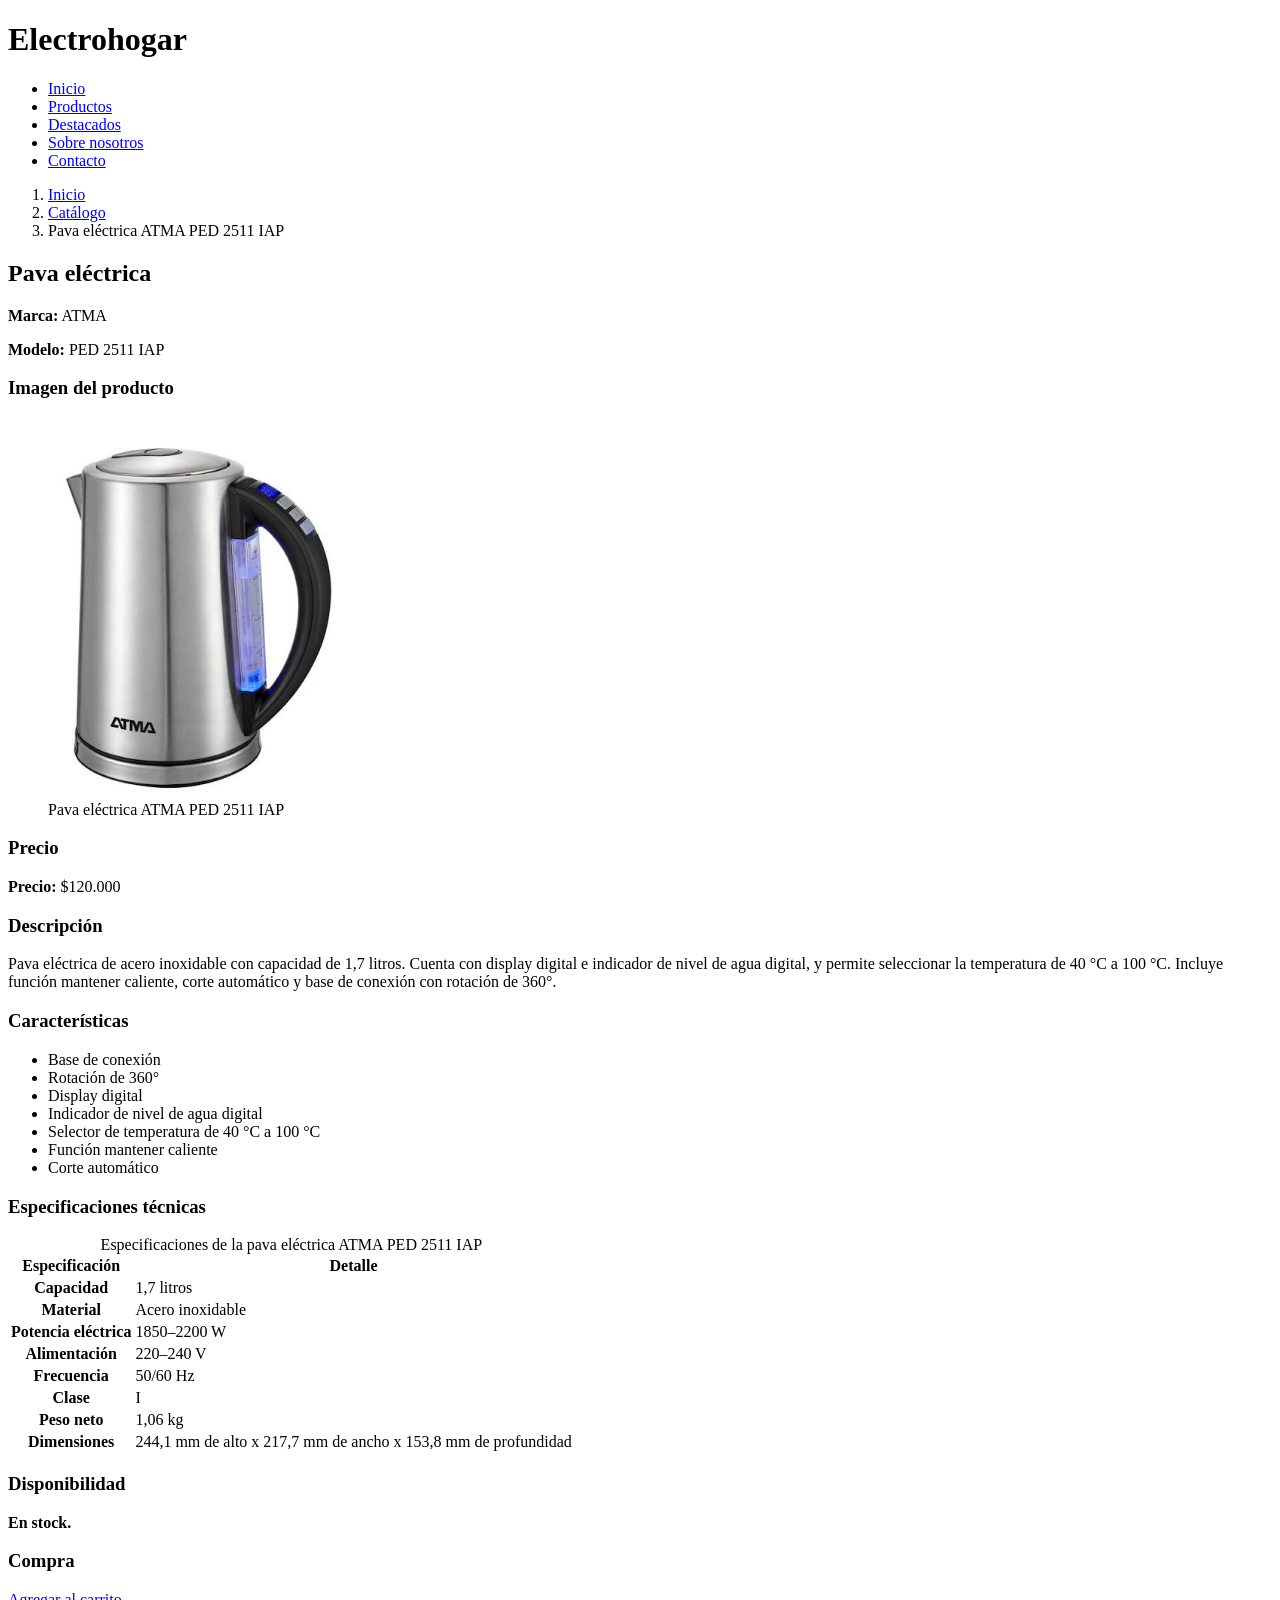
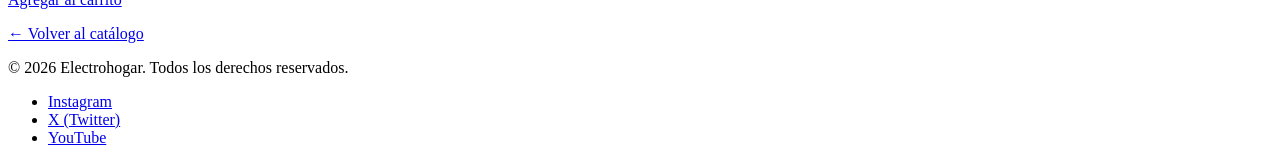
<file: producto.html>
<!DOCTYPE html>
<html lang="es">
<head>
    <meta charset="UTF-8">
    <meta name="viewport" content="width=device-width, initial-scale=1.0">
    <meta name="description" content="Pava eléctrica ATMA PED 2511 IAP: características, especificaciones técnicas y disponibilidad.">
    <title>Pava eléctrica ATMA PED 2511 IAP | Electrohogar</title>
</head>
<body>

    <header>
        <h1>Electrohogar</h1>
        <nav aria-label="Navegación principal">
            <ul>
                <li><a href="index.html#inicio">Inicio</a></li>
                <li><a href="index.html#productos">Productos</a></li>
                <li><a href="index.html#destacados">Destacados</a></li>
                <li><a href="index.html#nosotros">Sobre nosotros</a></li>
                <li><a href="index.html#contacto">Contacto</a></li>
            </ul>
        </nav>
    </header>

    <main>

        <nav aria-label="Ruta de navegación">
            <ol>
                <li><a href="index.html">Inicio</a></li>
                <li><a href="index.html#productos">Catálogo</a></li>
                <li aria-current="page">Pava eléctrica ATMA PED 2511 IAP</li>
            </ol>
        </nav>

        <article aria-label="Ficha del producto">

            <h2>Pava eléctrica</h2>
            <p><strong>Marca:</strong> ATMA</p>
            <p><strong>Modelo:</strong> PED 2511 IAP</p>

            <section aria-label="Imagen del producto">
                <h3>Imagen del producto</h3>
                <figure>
                    <img src="imagenes/pava.jpg" alt="Pava eléctrica ATMA PED 2511 IAP de acero inoxidable" width="300">
                    <figcaption>Pava eléctrica ATMA PED 2511 IAP</figcaption>
                </figure>
            </section>

            <section aria-label="Precio del producto">
                <h3>Precio</h3>
                <p><strong>Precio:</strong> $120.000</p>
            </section>

            <section aria-label="Descripción del producto">
                <h3>Descripción</h3>
                <p>
                    Pava eléctrica de acero inoxidable con capacidad de 1,7 litros. Cuenta con
                    display digital e indicador de nivel de agua digital, y permite seleccionar
                    la temperatura de 40 °C a 100 °C. Incluye función mantener caliente, corte
                    automático y base de conexión con rotación de 360°.
                </p>
            </section>

            <section aria-label="Características del producto">
                <h3>Características</h3>
                <ul>
                    <li>Base de conexión</li>
                    <li>Rotación de 360°</li>
                    <li>Display digital</li>
                    <li>Indicador de nivel de agua digital</li>
                    <li>Selector de temperatura de 40 °C a 100 °C</li>
                    <li>Función mantener caliente</li>
                    <li>Corte automático</li>
                </ul>
            </section>

            <section aria-label="Especificaciones técnicas">
                <h3>Especificaciones técnicas</h3>
                <table>
                    <caption>Especificaciones de la pava eléctrica ATMA PED 2511 IAP</caption>
                    <thead>
                        <tr>
                            <th scope="col">Especificación</th>
                            <th scope="col">Detalle</th>
                        </tr>
                    </thead>
                    <tbody>
                        <tr>
                            <th scope="row">Capacidad</th>
                            <td>1,7 litros</td>
                        </tr>
                        <tr>
                            <th scope="row">Material</th>
                            <td>Acero inoxidable</td>
                        </tr>
                        <tr>
                            <th scope="row">Potencia eléctrica</th>
                            <td>1850–2200 W</td>
                        </tr>
                        <tr>
                            <th scope="row">Alimentación</th>
                            <td>220–240 V</td>
                        </tr>
                        <tr>
                            <th scope="row">Frecuencia</th>
                            <td>50/60 Hz</td>
                        </tr>
                        <tr>
                            <th scope="row">Clase</th>
                            <td>I</td>
                        </tr>
                        <tr>
                            <th scope="row">Peso neto</th>
                            <td>1,06 kg</td>
                        </tr>
                        <tr>
                            <th scope="row">Dimensiones</th>
                            <td>244,1 mm de alto x 217,7 mm de ancho x 153,8 mm de profundidad</td>
                        </tr>
                    </tbody>
                </table>
            </section>

            <section aria-label="Disponibilidad del producto">
                <h3>Disponibilidad</h3>
                <p><strong>En stock.</strong></p>
            </section>

            <section aria-label="Compra del producto">
                <h3>Compra</h3>
                <!-- El agregado al carrito no tiene funcionalidad por el momento. -->
                <p><a href="#" role="button">Agregar al carrito</a></p>
                <p><a href="index.html#productos">&larr; Volver al catálogo</a></p>
            </section>

        </article>

    </main>

    <footer>
        <p>&copy; 2026 Electrohogar. Todos los derechos reservados.</p>
        <nav aria-label="Redes sociales">
            <ul>
                <li><a href="https://instagram.com/electrohogar" rel="noopener noreferrer" target="_blank">Instagram</a></li>
                <li><a href="https://x.com/electrohogar" rel="noopener noreferrer" target="_blank">X (Twitter)</a></li>
                <li><a href="https://youtube.com/electrohogar" rel="noopener noreferrer" target="_blank">YouTube</a></li>
            </ul>
        </nav>
    </footer>

</body>
</html>
</file>
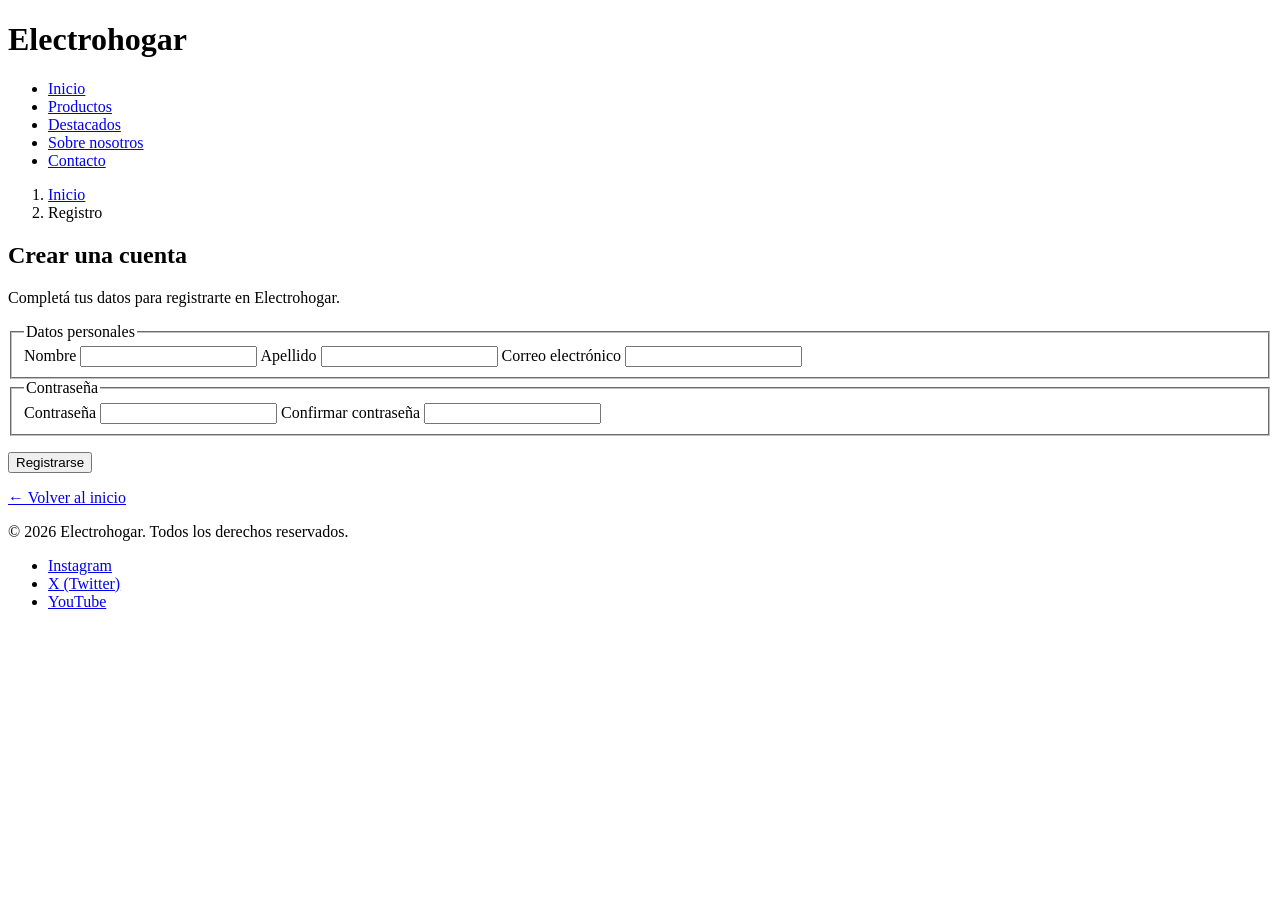
<file: registro.html>
<!DOCTYPE html>
<html lang="es">
<head>
    <meta charset="UTF-8">
    <meta name="viewport" content="width=device-width, initial-scale=1.0">
    <meta name="description" content="Creá tu cuenta en Electrohogar para realizar tus compras.">
    <title>Registro | Electrohogar</title>
</head>
<body>

    <header>
        <h1>Electrohogar</h1>
        <nav aria-label="Navegación principal">
            <ul>
                <li><a href="index.html#inicio">Inicio</a></li>
                <li><a href="index.html#productos">Productos</a></li>
                <li><a href="index.html#destacados">Destacados</a></li>
                <li><a href="index.html#nosotros">Sobre nosotros</a></li>
                <li><a href="index.html#contacto">Contacto</a></li>
            </ul>
        </nav>
    </header>

    <main>
        <nav aria-label="Ruta de navegación">
            <ol>
                <li><a href="index.html">Inicio</a></li>
                <li aria-current="page">Registro</li>
            </ol>
        </nav>

        <section aria-label="Formulario de registro">
            <h2>Crear una cuenta</h2>
            <p>Completá tus datos para registrarte en Electrohogar.</p>
            <form action="#" method="post">
                <fieldset>
                    <legend>Datos personales</legend>
                    <label for="nombre">Nombre</label>
                    <input type="text" id="nombre" name="nombre" required>

                    <label for="apellido">Apellido</label>
                    <input type="text" id="apellido" name="apellido" required>

                    <label for="email">Correo electrónico</label>
                    <input type="email" id="email" name="email" required>
                </fieldset>

                <fieldset>
                    <legend>Contraseña</legend>
                    <label for="contrasena">Contraseña</label>
                    <input type="password" id="contrasena" name="contrasena" required>

                    <label for="confirmar-contrasena">Confirmar contraseña</label>
                    <input type="password" id="confirmar-contrasena" name="confirmar-contrasena" required>
                </fieldset>

                <p><input type="submit" value="Registrarse"></p>
            </form>
        </section>

        <p><a href="index.html">&larr; Volver al inicio</a></p>
    </main>

    <footer>
        <p>&copy; 2026 Electrohogar. Todos los derechos reservados.</p>
        <nav aria-label="Redes sociales">
            <ul>
                <li><a href="https://instagram.com/electrohogar" rel="noopener noreferrer" target="_blank">Instagram</a></li>
                <li><a href="https://x.com/electrohogar" rel="noopener noreferrer" target="_blank">X (Twitter)</a></li>
                <li><a href="https://youtube.com/electrohogar" rel="noopener noreferrer" target="_blank">YouTube</a></li>
            </ul>
        </nav>
    </footer>

</body>
</html>
</file>
<file: style.css>
:root {
    --marfil: #f7f5f0;
    --beige-arena: #d8cbb8;
    --gris-piedra: #b8b3aa;
    --verde-grisaceo: #65736b;
    --gris-carbon: #303330;
}
html {
    scroll-behavior: smooth;
    scroll-padding-top: 170px;
}

* {
    box-sizing: border-box;
}

body {
    margin: 0;
    font-family: "Segoe UI", Arial, sans-serif;
    font-size: 1rem;
    line-height: 1.6;
    color: var(--gris-carbon);
    background-color: var(--marfil);
}

h1,
h2,
h3 {
    margin: 0 0 0.5rem;
    line-height: 1.2;
    color: var(--verde-grisaceo);
}

p {
    margin: 0 0 1rem;
}

a {
    color: var(--verde-grisaceo);
    text-decoration: none;
}

a:hover {
    text-decoration: underline;
}

.contenedor {
    max-width: 1100px;
    margin: 0 auto;
    padding-left: 1.25rem;
    padding-right: 1.25rem;
}

header {
    position: sticky;
    top: 0;
    z-index: 1000;
    padding: 1.25rem 0;
    color: var(--marfil);
    background-color: var(--verde-grisaceo);
}

.header-superior {
    display: flex;
    flex-wrap: wrap;
    align-items: center;
    justify-content: space-between;
    gap: 1rem 1.5rem;
}

.header-marca {
    display: flex;
    align-items: center;
    gap: 0.6rem;
}

.menu-hamburguesa {
    display: none;
    padding: 0.35rem 0.6rem;
    font-size: 1.25rem;
    line-height: 1;
    color: var(--marfil);
    background-color: transparent;
    border: 1px solid rgba(247, 245, 240, 0.45);
    border-radius: 8px;
    cursor: pointer;
}

header h1 {
    margin: 0;
    color: var(--marfil);
    font-size: 1.4rem;
    letter-spacing: 0.03em;
    text-transform: uppercase;
    white-space: nowrap;
}

.buscador {
    position: relative;
    flex: 1;
    min-width: 0;
    max-width: 600px;
}

.buscador input {
    width: 100%;
    padding: 0.7rem 3.75rem 0.7rem 1.25rem;
    font: inherit;
    font-size: 0.9rem;
    color: var(--gris-carbon);
    background-color: var(--marfil);
    border: 1px solid transparent;
    border-radius: 50px;
    transition: box-shadow 0.2s ease;
}

.buscador input::placeholder {
    color: var(--gris-carbon);
    opacity: 0.7;
}

.buscador input:focus {
    outline: none;
    box-shadow: 0 0 0 3px rgba(247, 245, 240, 0.35);
}

.boton-lupa {
    position: absolute;
    top: 50%;
    right: 6px;
    display: flex;
    align-items: center;
    justify-content: center;
    width: 2.6rem;
    height: 2.6rem;
    font-size: 0.95rem;
    color: var(--marfil);
    background-color: var(--verde-grisaceo);
    border: none;
    border-radius: 50%;
    cursor: pointer;
    transform: translateY(-50%);
    transition: background-color 0.2s ease;
}

.boton-lupa:hover {
    background-color: var(--gris-carbon);
}

.header-usuario {
    display: flex;
    align-items: center;
    gap: 0.75rem;
}

.usuario-enlace,
.carrito {
    display: inline-flex;
    align-items: center;
    gap: 0.4rem;
    padding: 0.55rem 1.1rem;
    color: var(--marfil);
    font-weight: 500;
    white-space: nowrap;
    border: 1px solid rgba(247, 245, 240, 0.45);
    border-radius: 50px;
    transition: background-color 0.2s ease;
}

.usuario-enlace:hover,
.carrito:hover {
    background-color: rgba(247, 245, 240, 0.15);
    text-decoration: none;
}

.icono {
    display: block;
    flex-shrink: 0;
    width: 1.2rem;
    height: 1.2rem;
    transition: transform 0.2s ease;
}

.boton-lupa:hover .icono,
.usuario-enlace:hover .icono,
.carrito:hover .icono {
    transform: scale(1.12);
}

.header-inferior {
    margin-top: 1.25rem;
    padding-top: 0.75rem;
    border-top: 1px solid rgba(247, 245, 240, 0.15);
}

nav ul {
    display: flex;
    flex-wrap: wrap;
    gap: 0.5rem 1.5rem;
    margin: 0;
    padding: 0;
    list-style: none;
}

header nav ul {
    gap: 2.5rem;
}

nav a {
    display: inline-block;
    padding: 0.35rem 0;
    color: var(--marfil);
    font-weight: 500;
    border-bottom: 2px solid transparent;
    transition: color 0.2s ease, border-color 0.2s ease;
}

nav a:hover {
    color: var(--marfil);
    border-bottom-color: var(--marfil);
    text-decoration: none;
}

.carrusel-promocional {
    position: relative;
    background-color: var(--beige-arena);
    border-bottom: 1px solid var(--gris-piedra);
}

.carrusel-contenedor {
    padding-top: 3.5rem;
    padding-bottom: 3.5rem;
}

.carrusel-kicker {
    margin: 0 0 0.5rem;
    color: var(--gris-carbon);
    font-size: 0.8rem;
    font-weight: bold;
    letter-spacing: 0.15em;
    text-transform: uppercase;
}

.carrusel-titulo {
    margin: 0 0 0.5rem;
    font-size: clamp(2rem, 5vw, 3.25rem);
    letter-spacing: -0.01em;
    line-height: 1.05;
}

.carrusel-subtitulo {
    margin: 0 0 1.5rem;
    color: var(--gris-carbon);
    font-size: 1.15rem;
}

.carrusel-promos li {
    padding: 0.5rem 1.1rem;
    color: var(--gris-carbon);
    font-size: 0.9rem;
    font-weight: 600;
    background-color: var(--marfil);
    border: 1px solid var(--gris-piedra);
    border-radius: 50px;
}

.carrusel-promos {
    display: flex;
    flex-wrap: wrap;
    gap: 0.75rem;
    margin: 0;
    padding: 0;
    list-style: none;
}

.carrusel-flecha {
    position: absolute;
    top: 50%;
    display: flex;
    align-items: center;
    justify-content: center;
    width: 2.75rem;
    height: 2.75rem;
    font-size: 1rem;
    color: var(--verde-grisaceo);
    background-color: var(--marfil);
    border: 1px solid var(--gris-piedra);
    border-radius: 50%;
    cursor: pointer;
    transform: translateY(-50%);
    transition: background-color 0.2s ease, color 0.2s ease;
}

.carrusel-flecha:hover {
    color: var(--marfil);
    background-color: var(--verde-grisaceo);
}

.carrusel-flecha-anterior {
    left: 1rem;
}

.carrusel-flecha-siguiente {
    right: 1rem;
}

main {
    padding-top: 2.5rem;
    padding-bottom: 2.5rem;
}

main > section {
    margin-bottom: 3rem;
}

.tienda-contenedor {
    display: grid;
    grid-template-columns: 240px 1fr;
    align-items: start;
    gap: 1.75rem;
    margin-bottom: 3.5rem;
}

.filtros-lateral {
    position: sticky;
    top: 1rem;
}

.filtros-caja {
    display: grid;
    gap: 1.5rem;
    margin: 0;
    padding: 1.5rem;
    background-color: var(--beige-arena);
    border: 1px solid var(--gris-piedra);
    border-radius: 12px;
}

.filtros-caja h3 {
    margin: 0;
    font-size: 1.15rem;
}

.filtro-bloque {
    margin: 0;
    padding: 0;
    border: none;
}

.filtro-bloque legend {
    margin-bottom: 0.6rem;
    padding: 0;
    color: var(--gris-carbon);
    font-size: 0.8rem;
    font-weight: bold;
    letter-spacing: 0.1em;
    text-transform: uppercase;
}

.campo {
    display: grid;
    gap: 0.3rem;
}

.campo + .campo {
    margin-top: 0.75rem;
}

.campo label {
    color: var(--gris-carbon);
    font-size: 0.85rem;
}

.campo input {
    width: 100%;
    padding: 0.5rem 0.75rem;
    font: inherit;
    font-size: 0.9rem;
    color: var(--gris-carbon);
    background-color: var(--marfil);
    border: 1px solid var(--gris-piedra);
    border-radius: 8px;
}

.campo input:focus {
    outline: none;
    border-color: var(--verde-grisaceo);
    box-shadow: 0 0 0 3px rgba(101, 115, 107, 0.25);
}

.filtro-lista {
    display: grid;
    gap: 0.5rem;
    margin: 0;
    padding: 0;
    list-style: none;
}

.filtro-lista li {
    display: flex;
    align-items: center;
    gap: 0.55rem;
}

.filtro-lista input {
    width: 1.05rem;
    height: 1.05rem;
    margin: 0;
    accent-color: var(--verde-grisaceo);
    cursor: pointer;
}

.filtro-lista label {
    cursor: pointer;
}

.filtros-aplicar {
    padding: 0.75rem 1rem;
    font: inherit;
    font-weight: bold;
    color: var(--marfil);
    background-color: var(--verde-grisaceo);
    border: 1px solid var(--verde-grisaceo);
    border-radius: 50px;
    cursor: pointer;
    transition: background-color 0.2s ease;
}

.filtros-aplicar:hover {
    background-color: var(--gris-carbon);
    border-color: var(--gris-carbon);
}

#productos {
    display: flex;
    flex-wrap: wrap;
    gap: 1.25rem;
}

#productos > h2 {
    flex: 1 0 100%;
    margin-bottom: 0.25rem;
}

#productos > p {
    flex: 1 0 100%;
    margin-bottom: 0.5rem;
}

.producto {
    display: flex;
    flex: 1 1 220px;
    flex-direction: column;
    padding: 1rem;
    background-color: var(--marfil);
    border: 1px solid var(--gris-piedra);
    border-radius: 12px;
    transition: box-shadow 0.2s ease, transform 0.2s ease;
}

.producto:hover {
    transform: translateY(-2px);
    box-shadow: 0 8px 18px rgba(48, 51, 48, 0.12);
}

.producto h3 {
    margin: 0 0 0.3rem;
    font-size: 1rem;
}

.producto-descripcion {
    margin: 0 0 0.85rem;
    color: var(--gris-carbon);
    font-size: 0.88rem;
    line-height: 1.5;
}

.producto-precio {
    margin: auto 0 0.9rem;
    color: var(--verde-grisaceo);
    font-size: 1.3rem;
    font-weight: bold;
}

.producto-acciones {
    display: flex;
    gap: 0.5rem;
}

.boton-detalle,
.boton-agregar {
    flex: 1;
    padding: 0.6rem 0.5rem;
    font: inherit;
    font-size: 0.85rem;
    font-weight: 600;
    text-align: center;
    white-space: nowrap;
    border-radius: 50px;
    cursor: pointer;
    transition: background-color 0.2s ease, color 0.2s ease, border-color 0.2s ease;
}

.boton-detalle {
    color: var(--verde-grisaceo);
    background-color: transparent;
    border: 1px solid var(--verde-grisaceo);
}

.boton-detalle:hover {
    color: var(--marfil);
    background-color: var(--verde-grisaceo);
    text-decoration: none;
}

.boton-agregar {
    color: var(--marfil);
    background-color: var(--verde-grisaceo);
    border: 1px solid var(--verde-grisaceo);
}

.boton-agregar:hover {
    background-color: var(--gris-carbon);
    border-color: var(--gris-carbon);
}

.imagen-producto {
    overflow: hidden;
    margin-bottom: 1rem;
    background-color: var(--beige-arena);
    border: 1px solid var(--gris-piedra);
    border-radius: 8px;
}

.imagen-producto img {
    display: block;
    width: 100%;
    height: 200px;
    object-fit: contain;
    transition: transform 0.25s ease;
}

.producto:hover .imagen-producto img {
    transform: scale(1.06);
}

#nosotros p,
#contacto address {
    max-width: 65ch;
}

address {
    font-style: normal;
}

footer {
    padding: 2.5rem 1.25rem;
    color: var(--marfil);
    text-align: center;
    background-color: var(--verde-grisaceo);
}

footer p {
    margin: 0 0 1rem;
}

footer nav ul {
    justify-content: center;
}

@media (max-width: 1100px) {
    .carrusel-contenedor {
        padding-left: 4rem;
        padding-right: 4rem;
    }

    .carrusel-flecha {
        width: 2.4rem;
        height: 2.4rem;
    }
}

@media (max-width: 768px) {
    .header-superior {
        gap: 0.85rem 1rem;
    }

    .menu-hamburguesa {
        display: block;
    }

    .header-inferior {
        display: none;
    }

    .buscador {
        order: 3;
        flex: 1 0 100%;
        max-width: none;
    }

    .header-usuario {
        gap: 0.5rem;
    }

    .usuario-enlace,
    .carrito {
        padding: 0.5rem 0.85rem;
        font-size: 0.85rem;
    }

    .carrusel-contenedor {
        padding-top: 2.5rem;
        padding-bottom: 2.5rem;
        padding-left: 3.25rem;
        padding-right: 3.25rem;
    }

    .carrusel-subtitulo {
        margin-bottom: 1.1rem;
        font-size: 1rem;
    }

    .carrusel-flecha {
        width: 2.1rem;
        height: 2.1rem;
        font-size: 0.85rem;
    }

    .carrusel-flecha-anterior {
        left: 0.5rem;
    }

    .carrusel-flecha-siguiente {
        right: 0.5rem;
    }

    .tienda-contenedor {
        grid-template-columns: 1fr;
        gap: 1.5rem;
    }

    .filtros-lateral {
        position: static;
    }
}

@media (max-width: 600px) {
    .contenedor {
        padding-left: 1rem;
        padding-right: 1rem;
    }

    main {
        padding-top: 1.5rem;
        padding-bottom: 1.5rem;
    }

    .producto {
        flex: 1 1 calc(50% - 0.625rem);
    }

    .producto-acciones {
        flex-direction: column;
    }
}

@media (max-width: 480px) {
    header h1 {
        font-size: 1.15rem;
    }

    .usuario-texto,
    .carrito-texto {
        display: none;
    }

    .usuario-enlace,
    .carrito {
        padding: 0.5rem 0.7rem;
    }

    .carrusel-contenedor {
        padding-left: 2.75rem;
        padding-right: 2.75rem;
    }
}

@media (max-width: 400px) {
    .producto {
        flex: 1 1 100%;
    }

    .producto-acciones {
        flex-direction: row;
    }
}
.productos-destacados{
    display: flex;
    gap: 1.5rem;
    flex-wrap: wrap;
}
.productos.destacados{
    flex: 1 1 250px;
}
</file>
